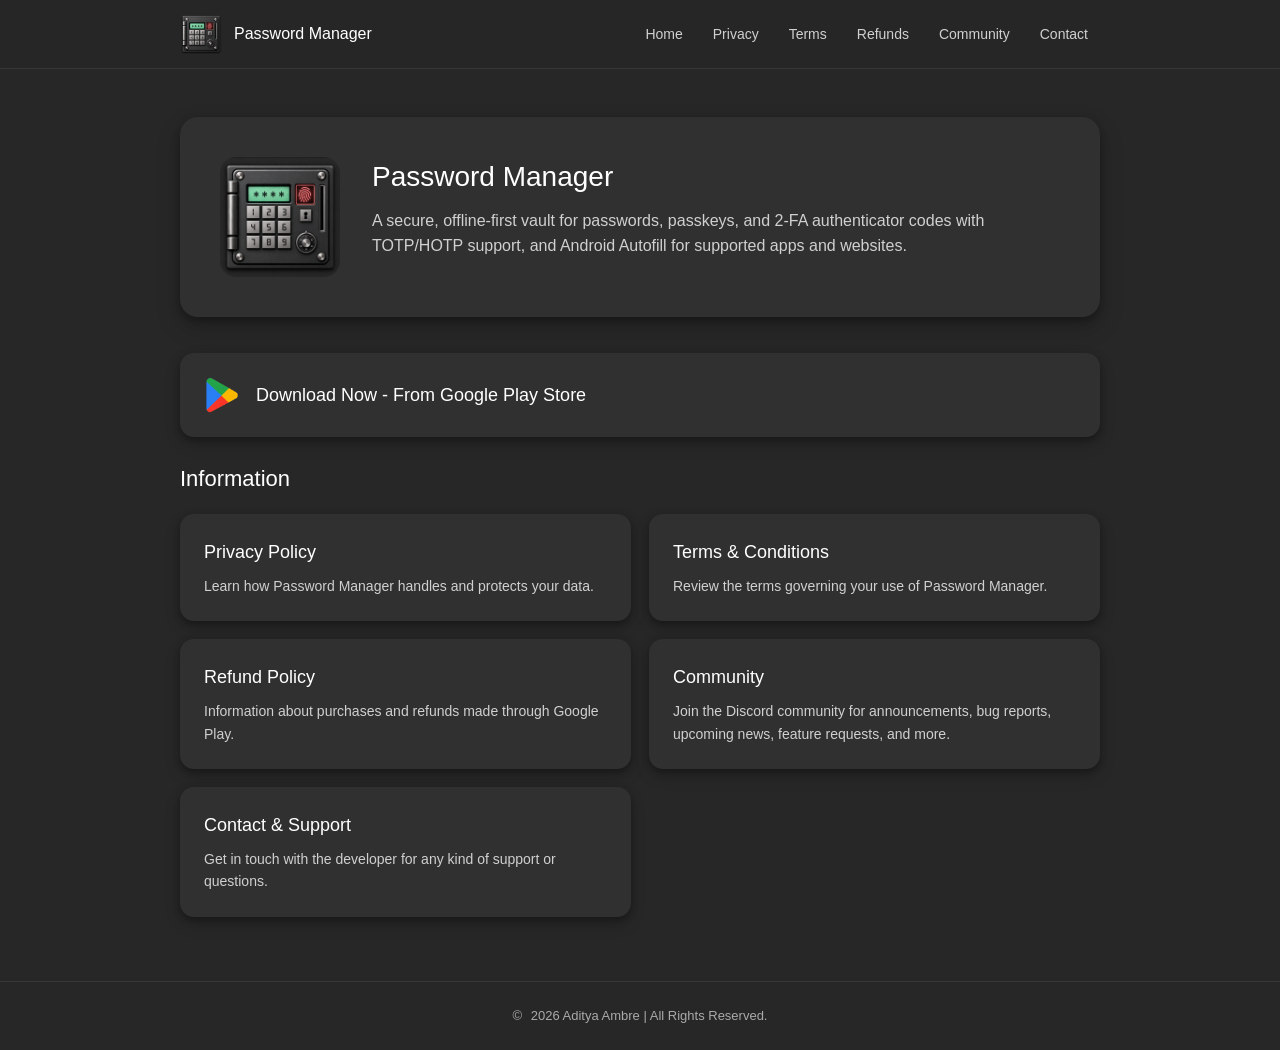
<file: index.html>
<!--
    Author: Aditya Ambre
    Project: Password Manager
    File: Privacy Policy
-->

<!DOCTYPE html>
<html lang="en">
<head>
    <meta charset="UTF-8">
    <meta name="viewport" content="width=device-width, initial-scale=1.0">
    <title>Password Manager</title>
    <link rel="icon" type="image/png" href="assets/app-icon.png">
    <link rel="stylesheet" href="css/style.css">
</head>

<body>

<header>
    <div class="container nav">
        <a class="brand" href="index.html">
            <img src="assets/app-icon.png" alt="Password Manager icon">
            <span>Password Manager</span>
        </a>

        <nav class="nav-links">
            <a href="index.html">Home</a>
            <a href="privacy-policy.html">Privacy</a>
            <a href="terms-conditions.html">Terms</a>
            <a href="refund-policy.html">Refunds</a>
            <a href="community.html">Community</a>
            <a href="contact.html">Contact</a>
        </nav>
    </div>
</header>

<main>
    <div class="container">

    <section class="hero">
        <img
            class="hero-icon"
            src="assets/app-icon.png"
            alt="Password Manager icon"
        >

        <div class="hero-content">
            <h2>Password Manager</h2>
            <p>
                A secure, offline-first vault for passwords, passkeys, and 2-FA authenticator codes with TOTP/HOTP support, and Android Autofill for supported apps and websites.
            </p>
        </div>
    </section>

    <a
    class="card"
    href="https://play.google.com/store/apps/details?id=com.adityaambre.passwordmanager"
    target="_blank"
    rel="noopener noreferrer"
    style="display: flex; align-items: center; gap: 16px; margin-bottom: 24px;"">

    <img
        src="assets/google-play-icon.png"
        alt="Google Play Store"
        width="36"
        height="36"
        style="object-fit: contain; flex-shrink: 0;"
    >

    <div>
        <h2 style="margin: 0 0 0px;">Download Now - From Google Play Store</h2>
    </div>
    
    </a>

        <h2 class="section-title">Information</h2>

        <div class="card-grid">

            <a class="card" href="privacy-policy.html">
                <h2>Privacy Policy</h2>
                <p>
                    Learn how Password Manager handles and protects your data.
                </p>
            </a>

            <a class="card" href="terms-conditions.html">
                <h2>Terms & Conditions</h2>
                <p>
                    Review the terms governing your use of Password Manager.
                </p>
            </a>

            <a class="card" href="refund-policy.html">
                <h2>Refund Policy</h2>
                <p>
                    Information about purchases and refunds made through
                    Google Play.
                </p>
            </a>

            <a class="card"href="community.html">
                <h2>Community</h2>
                <p>
                    Join the Discord community for announcements, bug reports,
                    upcoming news, feature requests, and more.
                </p>
            </a>

            <a class="card" href="contact.html">
                <h2>Contact & Support</h2>
                <p>
                    Get in touch with the developer for any kind of support or questions.
                </p>
            </a>

        </div>

    </div>
</main>

<footer>
    <p class="footer-text">
        <span class="copyright">©</span>
        2026 Aditya Ambre | All Rights Reserved.
    </p>
</footer>

</body>
</html>
</file>
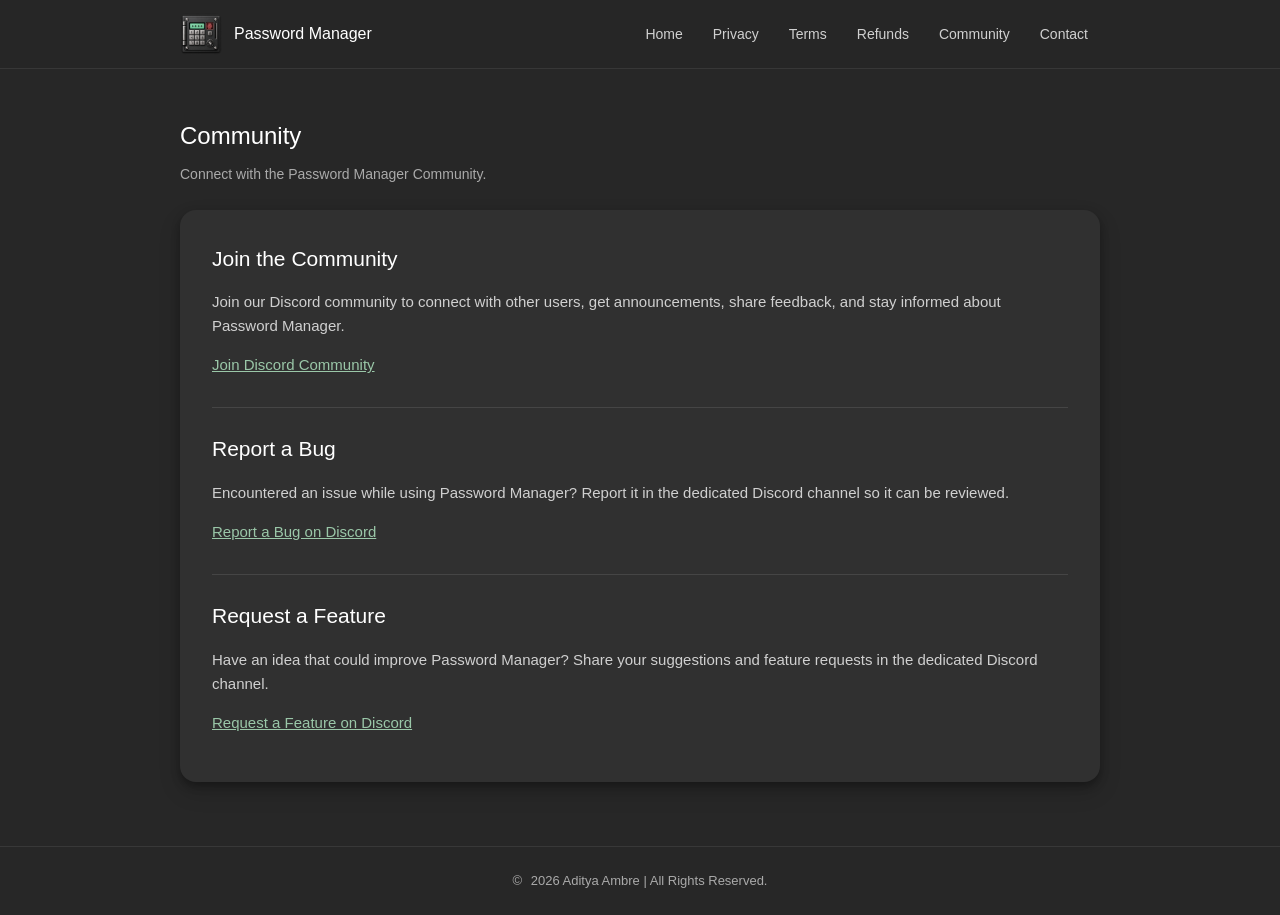
<file: community.html>
<!DOCTYPE html>
<html lang="en">
<head>
    <meta charset="UTF-8">
    <meta name="viewport" content="width=device-width, initial-scale=1.0">
    <title>Community | Password Manager</title>
    <link rel="icon" type="image/png" href="assets/app-icon.png">
    <link rel="stylesheet" href="css/style.css">
</head>

<body>

<header>
    <div class="container nav">
        <a class="brand" href="index.html">
            <img src="assets/app-icon.png" alt="Password Manager icon">
            <span>Password Manager</span>
        </a>

        <nav class="nav-links">
            <a href="index.html">Home</a>
            <a href="privacy-policy.html">Privacy</a>
            <a href="terms-conditions.html">Terms</a>
            <a href="refund-policy.html">Refunds</a>
            <a href="community.html">Community</a>
            <a href="contact.html">Contact</a>
        </nav>
    </div>
</header>

<main>
    <div class="container">

        <div class="page-header">
            <h2>Community</h2>
            <p>Connect with the Password Manager Community.</p>
        </div>

        <article class="content-card">
            <h2>Join the Community</h2>
            <p>
                Join our Discord community to connect with other users,
                get announcements, share feedback, and stay informed about
                Password Manager.
            </p>
            <p>
                <a href="https://discord.com/invite/bcdmcwtzdt" target="_blank" rel="noopener noreferrer">
                    Join Discord Community
                </a>
            </p>

            <h2>Report a Bug</h2>
            <p>
                Encountered an issue while using Password Manager? Report it
                in the dedicated Discord channel so it can be reviewed.
            </p>
            <p>
                <a href="https://discord.com/channels/1558407768631672962/1558432947537846372" target="_blank" rel="noopener noreferrer">
                    Report a Bug on Discord
                </a>
            </p>

            <h2>Request a Feature</h2>
            <p>
                Have an idea that could improve Password Manager? Share your
                suggestions and feature requests in the dedicated Discord channel.
            </p>
            <p>
                <a href="https://discord.com/channels/1558407768631672962/1558435346218352691" target="_blank" rel="noopener noreferrer">
                    Request a Feature on Discord
                </a>
            </p>
        </article>

    </div>
</main>

<footer>
    <p class="footer-text">
        <span class="copyright">©</span>
        2026 Aditya Ambre | All Rights Reserved.
    </p>
</footer>

</body>
</html>
</file>
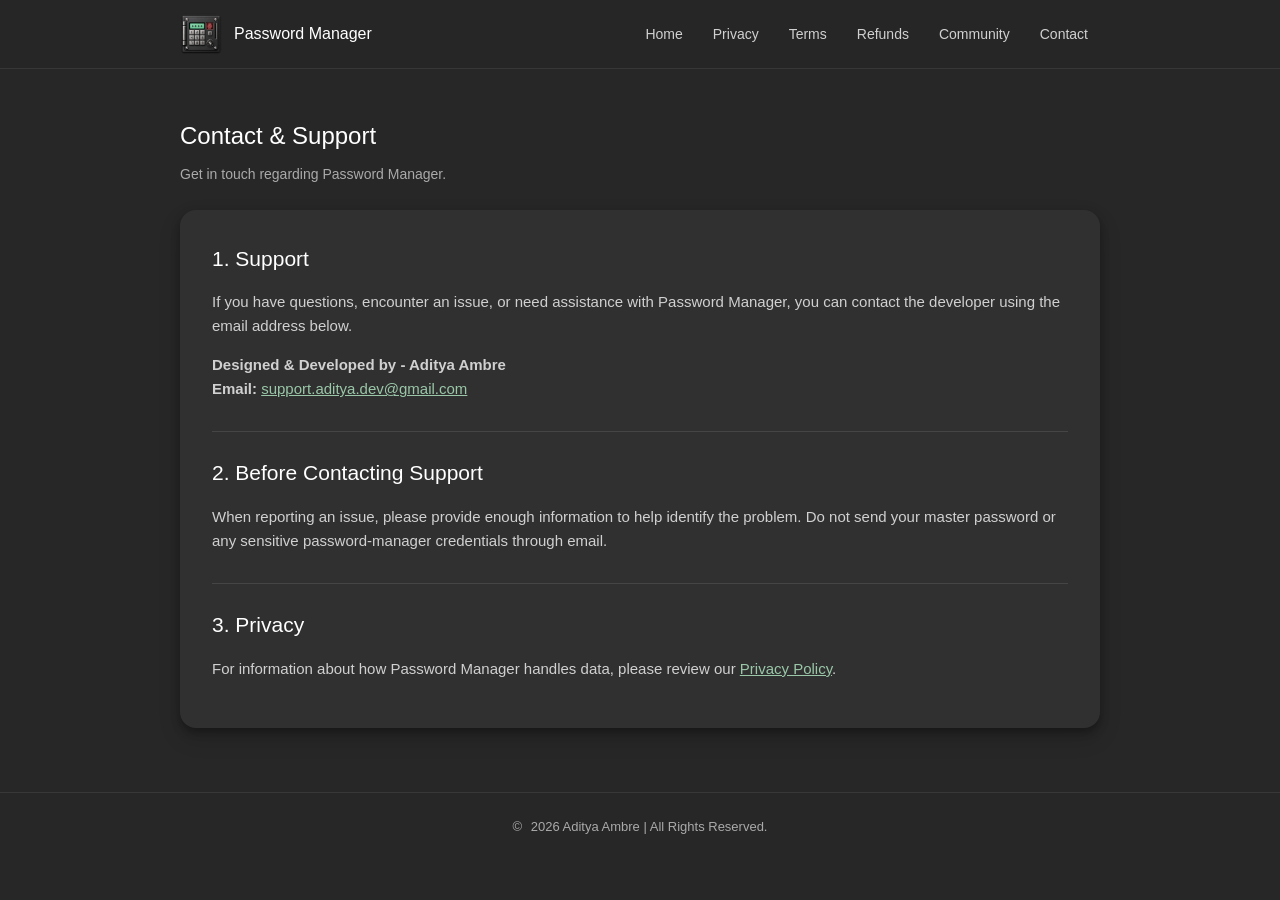
<file: contact.html>
<!DOCTYPE html>
<html lang="en">
<head>
    <meta charset="UTF-8">
    <meta name="viewport" content="width=device-width, initial-scale=1.0">
    <title>Contact | Password Manager</title>
    <link rel="icon" type="image/png" href="assets/app-icon.png">
    <link rel="stylesheet" href="css/style.css">
</head>

<body>

<header>
    <div class="container nav">
        <a class="brand" href="index.html">
            <img src="assets/app-icon.png" alt="Password Manager icon">
            <span>Password Manager</span>
        </a>

        <nav class="nav-links">
            <a href="index.html">Home</a>
            <a href="privacy-policy.html">Privacy</a>
            <a href="terms-conditions.html">Terms</a>
            <a href="refund-policy.html">Refunds</a>
            <a href="community.html">Community</a>
            <a href="contact.html">Contact</a>
        </nav>
    </div>
</header>

<main>
    <div class="container">

        <div class="page-header">
            <h2>Contact & Support</h2>
            <p>Get in touch regarding Password Manager.</p>
        </div>

        <article class="content-card">
            <h2>1. Support</h2>

            <p>
                If you have questions, encounter an issue, or need
                assistance with Password Manager, you can contact the developer
                using the email address below.
            </p>

            <p>
                <strong>Designed & Developed by - Aditya Ambre</strong><br>
                <strong>Email:</strong> <a href="mailto:support.aditya.dev@gmail.com">support.aditya.dev@gmail.com</a>
            </p>

            <h2>2. Before Contacting Support</h2>

            <p>
                When reporting an issue, please provide enough information
                to help identify the problem. Do not send your master
                password or any sensitive password-manager credentials
                through email.
            </p>

            <h2>3. Privacy</h2>

            <p>
                For information about how Password Manager handles data,
                please review our
                <a href="privacy-policy.html">Privacy Policy</a>.
            </p>

        </article>

    </div>
</main>

<footer>
    <p class="footer-text">
        <span class="copyright">©</span>
        2026 Aditya Ambre | All Rights Reserved.
    </p>
</footer>

</body>
</html>
</file>
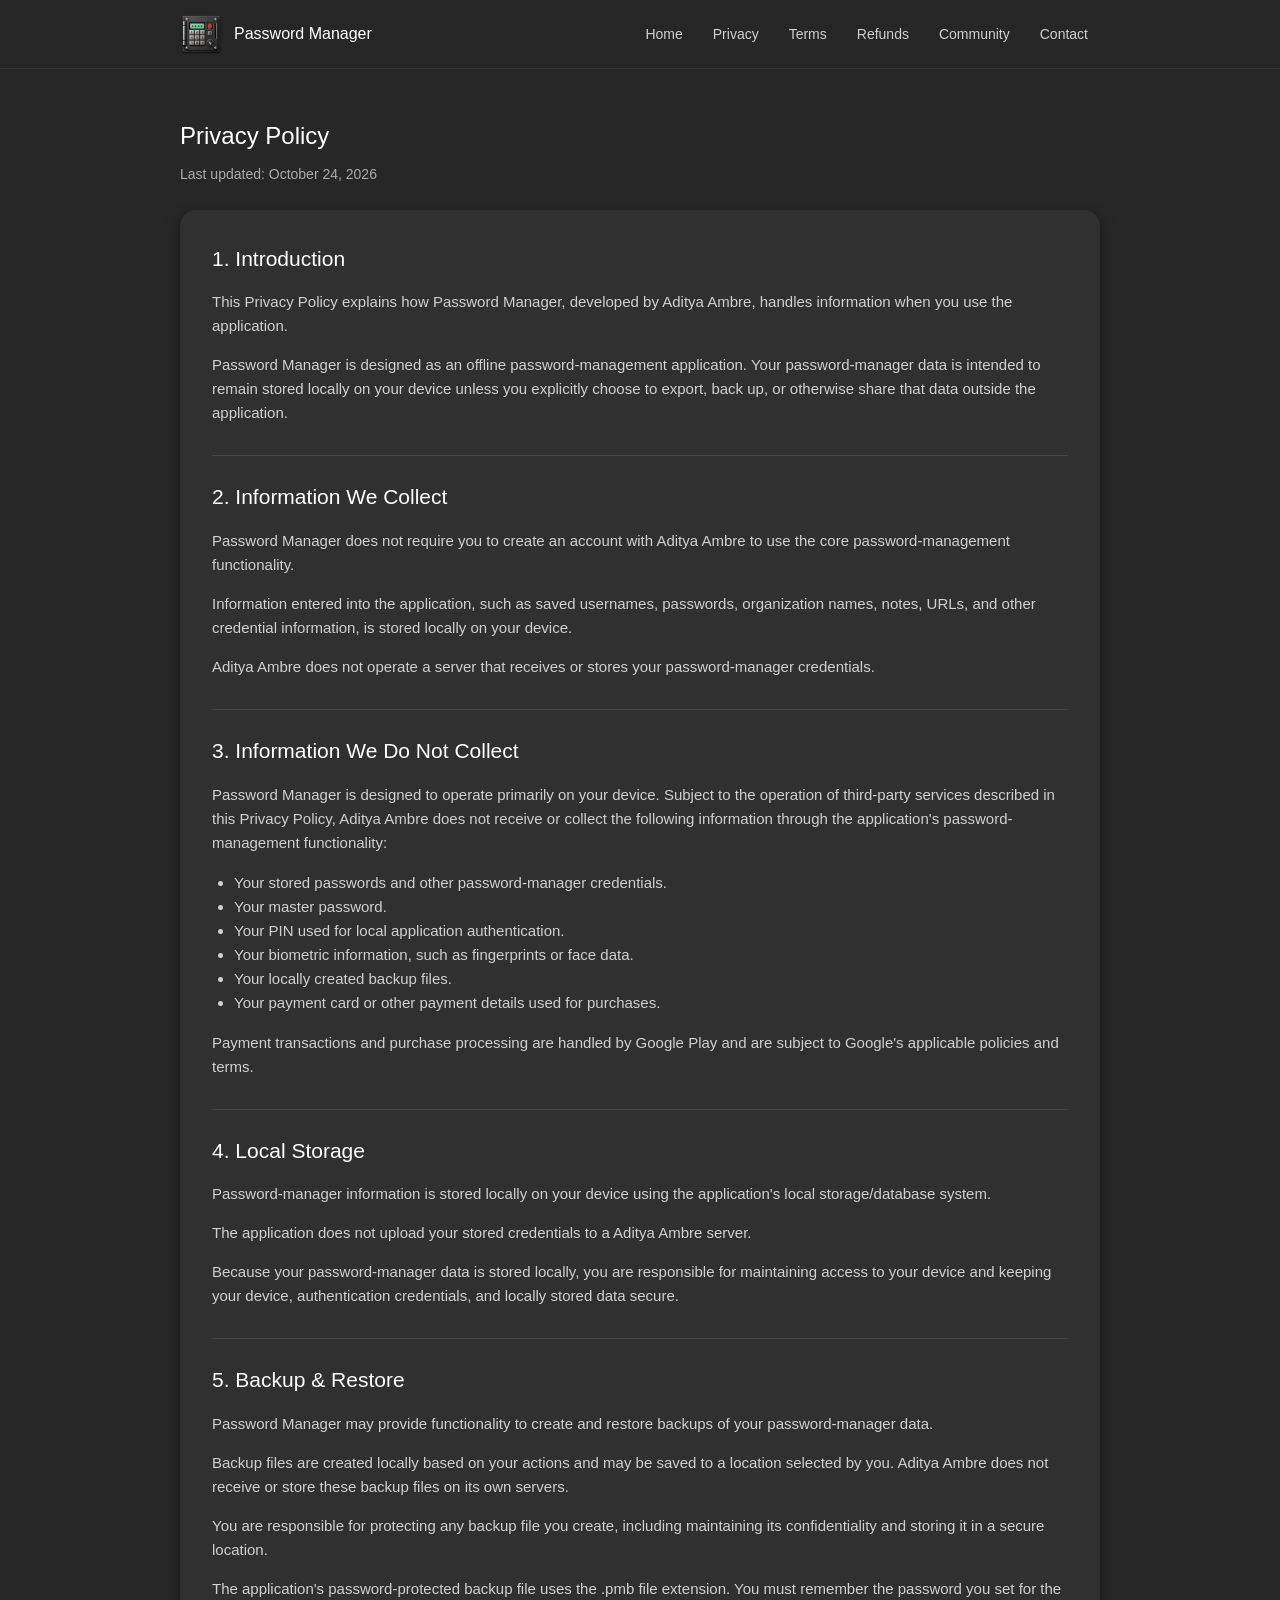
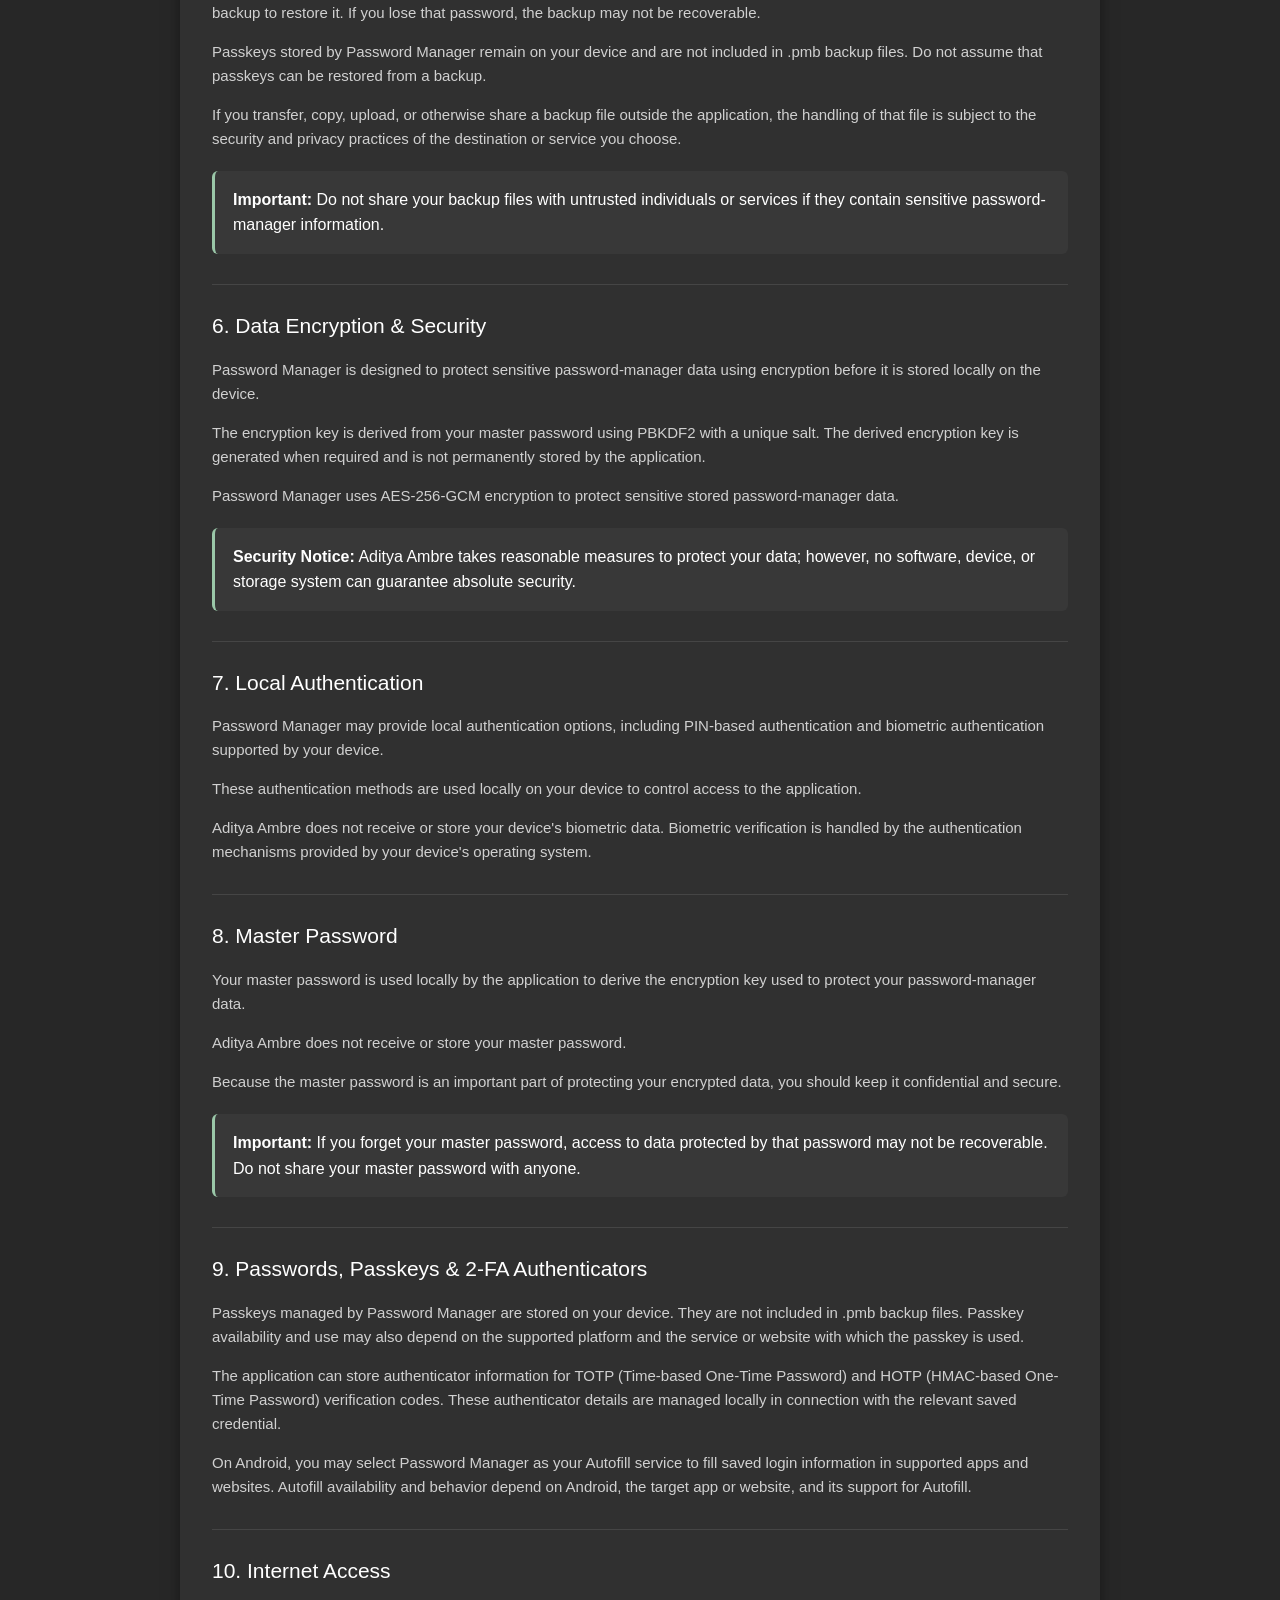
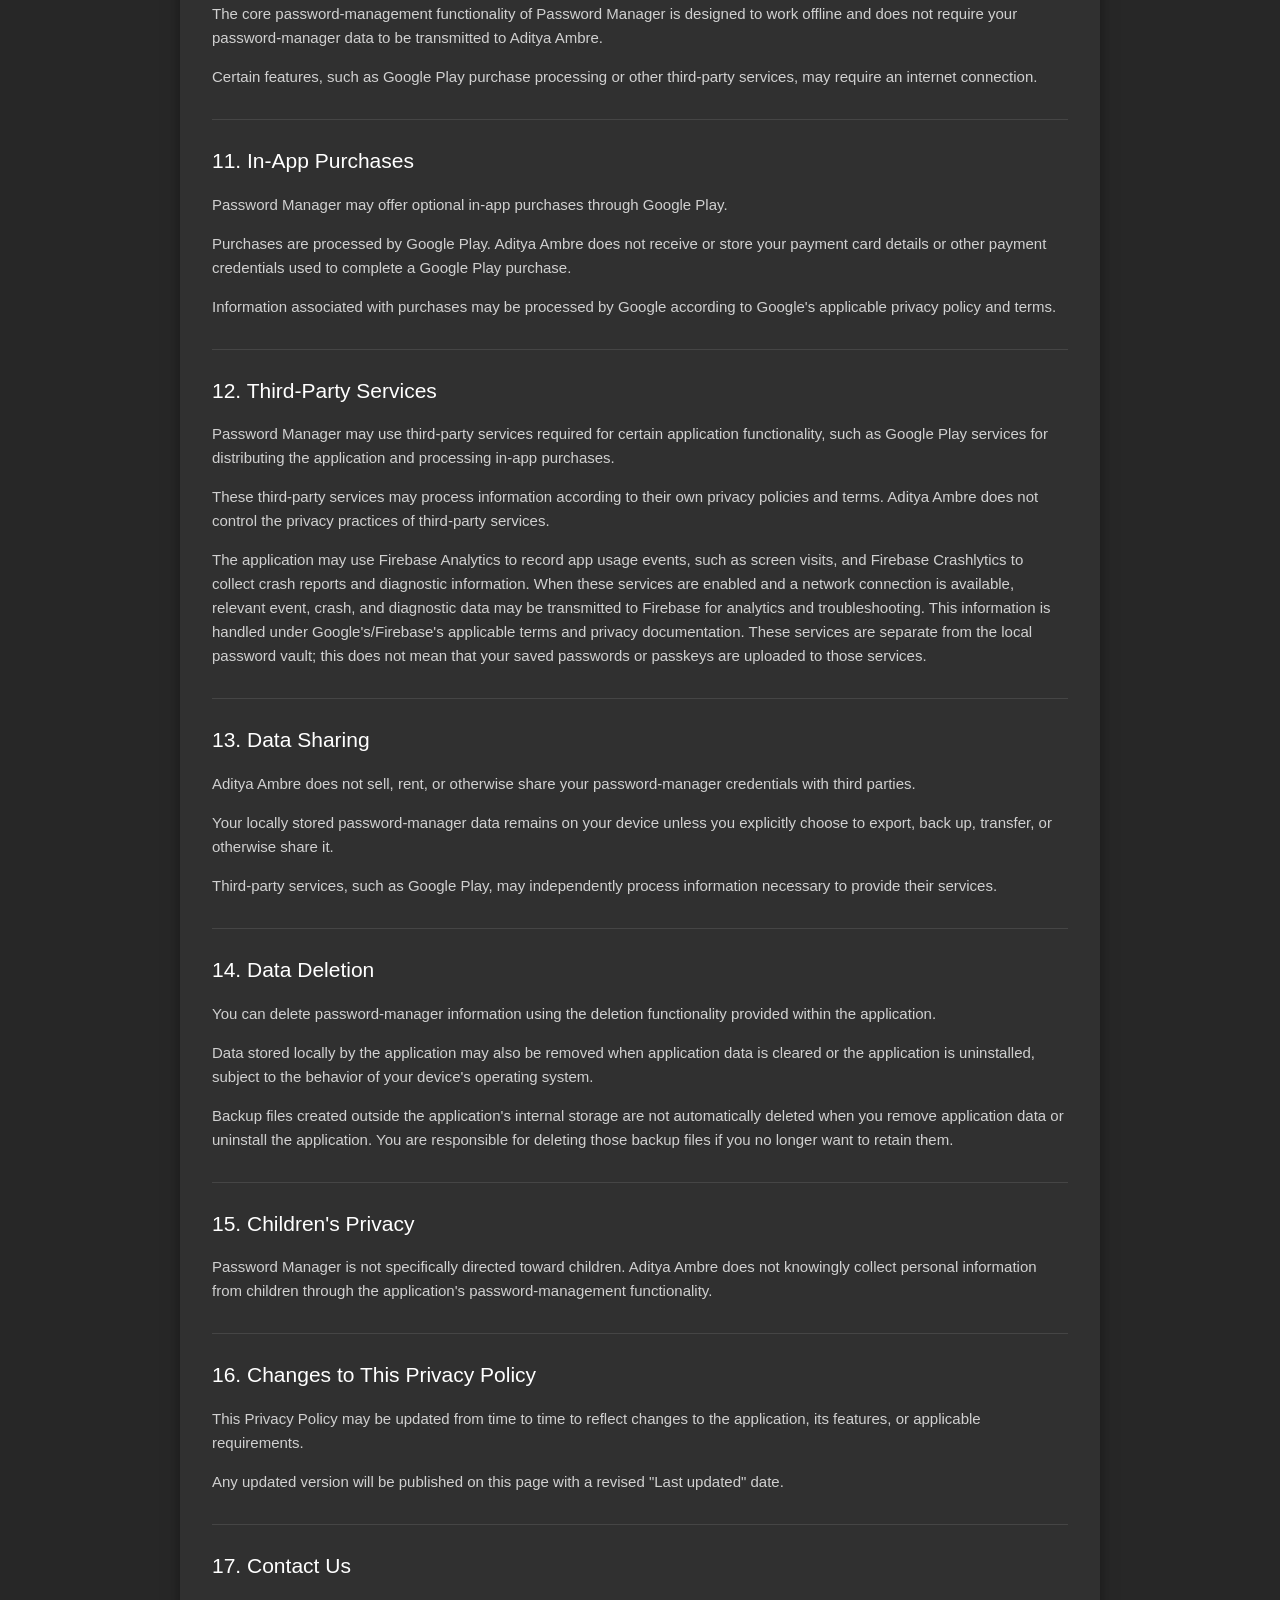
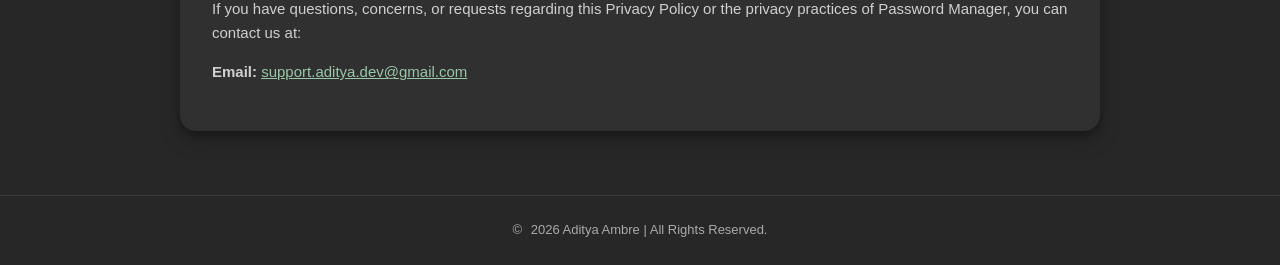
<file: privacy-policy.html>
<!DOCTYPE html>
<html lang="en">
<head>
    <meta charset="UTF-8">
    <meta name="viewport" content="width=device-width, initial-scale=1.0">
    <title>Privacy Policy | Password Manager</title>
    <link rel="icon" type="image/png" href="assets/app-icon.png">
    <link rel="stylesheet" href="css/style.css">
</head>

<body>

<header>
    <div class="container nav">
        <a href="index.html" class="brand">
            <img src="assets/app-icon.png" alt="Password Manager icon">
            <span>Password Manager</span>
        </a>

        <nav class="nav-links">
            <a href="index.html">Home</a>
            <a href="privacy-policy.html">Privacy</a>
            <a href="terms-conditions.html">Terms</a>
            <a href="refund-policy.html">Refunds</a>
            <a href="community.html">Community</a>
            <a href="contact.html">Contact</a>
        </nav>
    </div>
</header>

<main>
    <div class="container">

        <div class="page-header">
            <h2>Privacy Policy</h2>
            <p>Last updated: October 24, 2026</p>
        </div>

        <div class="content-card">

            <h2>1. Introduction</h2>

            <p>
                This Privacy Policy explains how Password Manager, developed by
                Aditya Ambre, handles information when you use the application.
            </p>

            <p>
                Password Manager is designed as an offline password-management application.
                Your password-manager data is intended to remain stored locally on
                your device unless you explicitly choose to export, back up, or
                otherwise share that data outside the application.
            </p>


            <h2>2. Information We Collect</h2>

            <p>
                Password Manager does not require you to create an account with
                Aditya Ambre to use the core password-management functionality.
            </p>

            <p>
                Information entered into the application, such as saved usernames,
                passwords, organization names, notes, URLs, and other credential
                information, is stored locally on your device.
            </p>

            <p>
                Aditya Ambre does not operate a server that receives or stores
                your password-manager credentials.
            </p>


            <h2>3. Information We Do Not Collect</h2>

            <p>
                Password Manager is designed to operate primarily on your device.
                Subject to the operation of third-party services described in this
                Privacy Policy, Aditya Ambre does not receive or collect the
                following information through the application's password-management
                functionality:
            </p>

            <ul>
                <li>Your stored passwords and other password-manager credentials.</li>
                <li>Your master password.</li>
                <li>Your PIN used for local application authentication.</li>
                <li>Your biometric information, such as fingerprints or face data.</li>
                <li>Your locally created backup files.</li>
                <li>Your payment card or other payment details used for purchases.</li>
            </ul>

            <p>
                Payment transactions and purchase processing are handled by Google
                Play and are subject to Google's applicable policies and terms.
            </p>


            <h2>4. Local Storage</h2>

            <p>
                Password-manager information is stored locally on your device using
                the application's local storage/database system.
            </p>

            <p>
                The application does not upload your stored credentials to a
                Aditya Ambre server.
            </p>

            <p>
                Because your password-manager data is stored locally, you are
                responsible for maintaining access to your device and keeping your
                device, authentication credentials, and locally stored data secure.
            </p>


            <h2>5. Backup & Restore</h2>

            <p>
                Password Manager may provide functionality to create and restore backups
                of your password-manager data.
            </p>

            <p>
                Backup files are created locally based on your actions and may be
                saved to a location selected by you. Aditya Ambre does not
                receive or store these backup files on its own servers.
            </p>

            <p>
                You are responsible for protecting any backup file you create,
                including maintaining its confidentiality and storing it in a
                secure location.
            </p>

            <p>
                The application's password-protected backup file uses the .pmb
                file extension. You must remember the password you set for the
                backup to restore it. If you lose that password, the backup may
                not be recoverable.
            </p>

            <p>
                Passkeys stored by Password Manager remain on your device and are
                not included in .pmb backup files. Do not assume that passkeys
                can be restored from a backup.
            </p>

            <p>
                If you transfer, copy, upload, or otherwise share a backup file
                outside the application, the handling of that file is subject to
                the security and privacy practices of the destination or service
                you choose.
            </p>

            <div class="notice">
                <strong>Important:</strong>
                Do not share your backup files with untrusted individuals or services
                if they contain sensitive password-manager information.
            </div>


            <h2>6. Data Encryption & Security</h2>

            <p>
                Password Manager is designed to protect sensitive password-manager data
                using encryption before it is stored locally on the device.
            </p>

            <p>
                The encryption key is derived from your master password using
                PBKDF2 with a unique salt. The derived encryption key is generated
                when required and is not permanently stored by the application.
            </p>

            <p>
                Password Manager uses AES-256-GCM encryption to protect sensitive
                stored password-manager data.
            </p>

            <div class="notice">
                <strong>Security Notice:</strong>
                Aditya Ambre takes reasonable measures to protect your data;
                however, no software, device, or storage system can guarantee
                absolute security.
            </div>


            <h2>7. Local Authentication</h2>

            <p>
                Password Manager may provide local authentication options, including
                PIN-based authentication and biometric authentication supported
                by your device.
            </p>

            <p>
                These authentication methods are used locally on your device to
                control access to the application.
            </p>

            <p>
                Aditya Ambre does not receive or store your device's
                biometric data. Biometric verification is handled by the
                authentication mechanisms provided by your device's operating
                system.
            </p>


            <h2>8. Master Password</h2>

            <p>
                Your master password is used locally by the application to derive
                the encryption key used to protect your password-manager data.
            </p>

            <p>
                Aditya Ambre does not receive or store your master password.
            </p>

            <p>
                Because the master password is an important part of protecting
                your encrypted data, you should keep it confidential and secure.
            </p>

            <div class="notice">
                <strong>Important:</strong>
                If you forget your master password, access to data protected by
                that password may not be recoverable. Do not share your master
                password with anyone.
            </div>


            <h2>9. Passwords, Passkeys & 2-FA Authenticators</h2>

            <p>
                Passkeys managed by Password Manager are stored on your device.
                They are not included in .pmb backup files. Passkey availability
                and use may also depend on the supported platform and the service
                or website with which the passkey is used.
            </p>

            <p>
                The application can store authenticator information for TOTP
                (Time-based One-Time Password) and HOTP (HMAC-based One-Time
                Password) verification codes. These authenticator details are
                managed locally in connection with the relevant saved credential.
            </p>

            <p>
                On Android, you may select Password Manager as your Autofill
                service to fill saved login information in supported apps and
                websites. Autofill availability and behavior depend on Android,
                the target app or website, and its support for Autofill.
            </p>


            <h2>10. Internet Access</h2>

            <p>
                The core password-management functionality of Password Manager is
                designed to work offline and does not require your password-manager
                data to be transmitted to Aditya Ambre.
            </p>

            <p>
                Certain features, such as Google Play purchase processing or other
                third-party services, may require an internet connection.
            </p>


            <h2>11. In-App Purchases</h2>

            <p>
                Password Manager may offer optional in-app purchases through Google Play.
            </p>

            <p>
                Purchases are processed by Google Play. Aditya Ambre does not
                receive or store your payment card details or other payment
                credentials used to complete a Google Play purchase.
            </p>

            <p>
                Information associated with purchases may be processed by Google
                according to Google's applicable privacy policy and terms.
            </p>


            <h2>12. Third-Party Services</h2>

            <p>
                Password Manager may use third-party services required for certain
                application functionality, such as Google Play services for
                distributing the application and processing in-app purchases.
            </p>

            <p>
                These third-party services may process information according to
                their own privacy policies and terms. Aditya Ambre does not
                control the privacy practices of third-party services.
            </p>

            <p>
                The application may use Firebase Analytics to record app usage
                events, such as screen visits, and Firebase Crashlytics to collect
                crash reports and diagnostic information. When these services are
                enabled and a network connection is available, relevant event,
                crash, and diagnostic data may be transmitted to Firebase for
                analytics and troubleshooting. This information is handled under
                Google's/Firebase's applicable terms and privacy documentation.
                These services are separate from the local password vault; this
                does not mean that your saved passwords or passkeys are uploaded
                to those services.
            </p>


            <h2>13. Data Sharing</h2>

            <p>
                Aditya Ambre does not sell, rent, or otherwise share your
                password-manager credentials with third parties.
            </p>

            <p>
                Your locally stored password-manager data remains on your device
                unless you explicitly choose to export, back up, transfer, or
                otherwise share it.
            </p>

            <p>
                Third-party services, such as Google Play, may independently
                process information necessary to provide their services.
            </p>


            <h2>14. Data Deletion</h2>

            <p>
                You can delete password-manager information using the deletion
                functionality provided within the application.
            </p>

            <p>
                Data stored locally by the application may also be removed when
                application data is cleared or the application is uninstalled,
                subject to the behavior of your device's operating system.
            </p>

            <p>
                Backup files created outside the application's internal storage
                are not automatically deleted when you remove application data or
                uninstall the application. You are responsible for deleting those
                backup files if you no longer want to retain them.
            </p>


            <h2>15. Children's Privacy</h2>

            <p>
                Password Manager is not specifically directed toward children.
                Aditya Ambre does not knowingly collect personal information
                from children through the application's password-management
                functionality.
            </p>


            <h2>16. Changes to This Privacy Policy</h2>

            <p>
                This Privacy Policy may be updated from time to time to reflect
                changes to the application, its features, or applicable
                requirements.
            </p>

            <p>
                Any updated version will be published on this page with a revised
                "Last updated" date.
            </p>


            <h2>17. Contact Us</h2>

            <p>
                If you have questions, concerns, or requests regarding this
                Privacy Policy or the privacy practices of Password Manager, you can
                contact us at:
            </p>

            <p>
                <strong>Email:</strong>
                <a href="mailto:support.aditya.dev@gmail.com">support.aditya.dev@gmail.com</a>
            </p>

        </div>
    </div>
</main>

<footer>
    <p class="footer-text">
        <span class="copyright">©</span>
        2026 Aditya Ambre | All Rights Reserved.
    </p>
</footer>

</body>
</html>
</file>
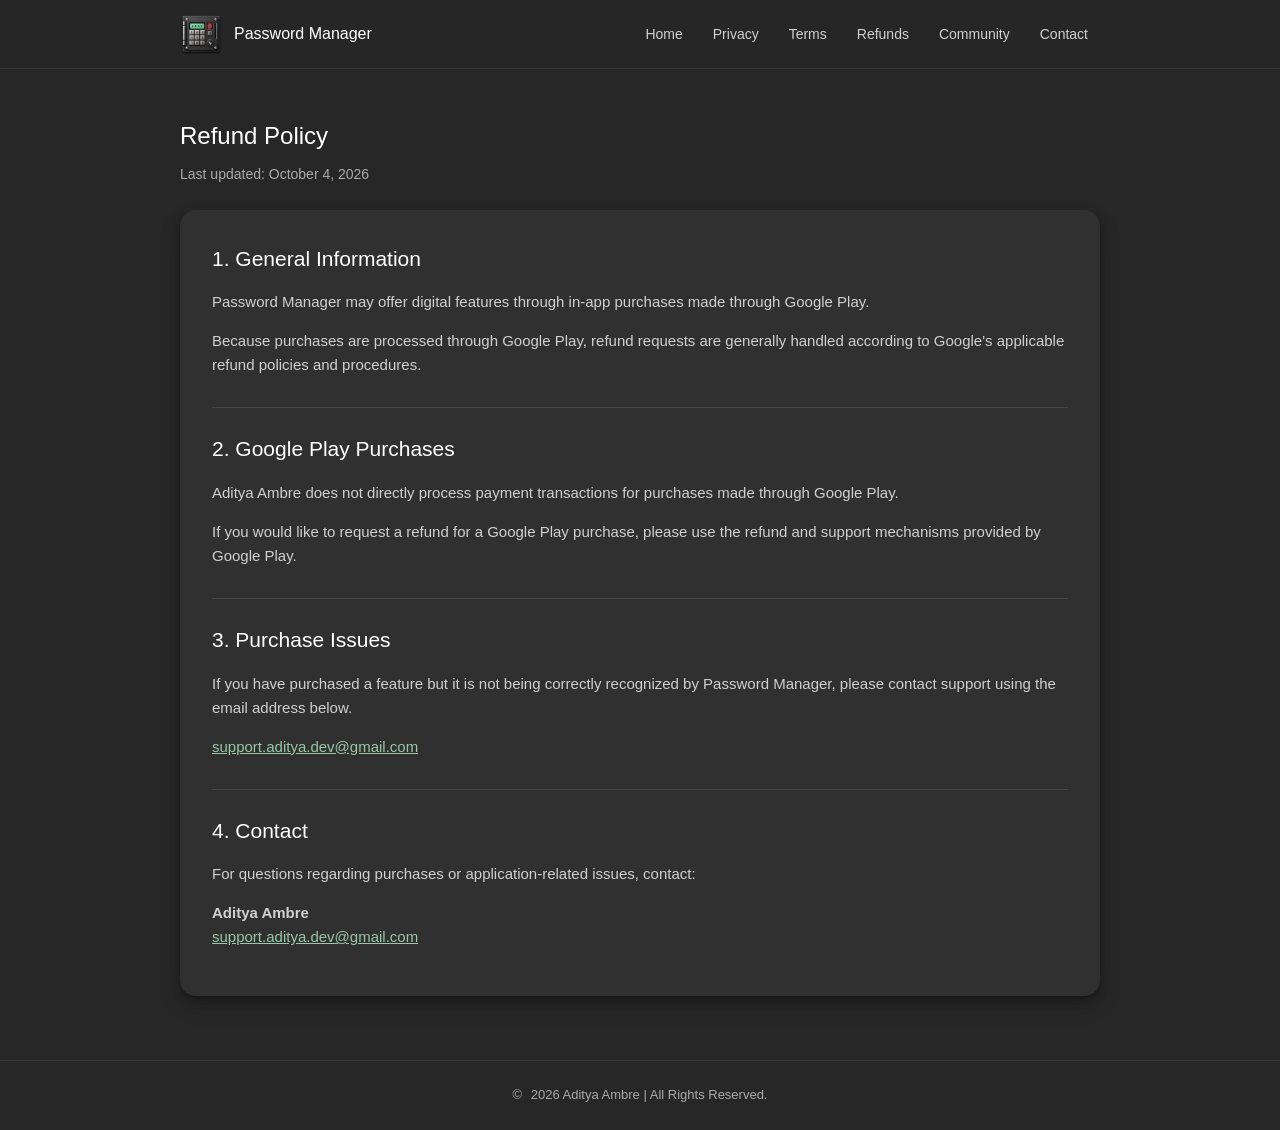
<file: refund-policy.html>
<!DOCTYPE html>
<html lang="en">
<head>
    <meta charset="UTF-8">
    <meta name="viewport" content="width=device-width, initial-scale=1.0">
    <title>Refund Policy | Password Manager</title>
    <link rel="icon" type="image/png" href="assets/app-icon.png">
    <link rel="stylesheet" href="css/style.css">
</head>

<body>

<header>
    <div class="container nav">
        <a class="brand" href="index.html">
            <img src="assets/app-icon.png" alt="Password Manager icon">
            <span>Password Manager</span>
        </a>

        <nav class="nav-links">
            <a href="index.html">Home</a>
            <a href="privacy-policy.html">Privacy</a>
            <a href="terms-conditions.html">Terms</a>
            <a href="refund-policy.html">Refunds</a>
            <a href="community.html">Community</a>
            <a href="contact.html">Contact</a>
        </nav>
    </div>
</header>

<main>
    <div class="container">

        <div class="page-header">
            <h2>Refund Policy</h2>
            <p>Last updated: October 4, 2026</p>
        </div>

        <article class="content-card">

            <h2>1. General Information</h2>

            <p>
                Password Manager may offer digital features through
                in-app purchases made through Google Play.
            </p>

            <p>
                Because purchases are processed through Google Play,
                refund requests are generally handled according to
                Google's applicable refund policies and procedures.
            </p>

            <h2>2. Google Play Purchases</h2>

            <p>
                Aditya Ambre does not directly process payment
                transactions for purchases made through Google Play.
            </p>

            <p>
                If you would like to request a refund for a Google Play
                purchase, please use the refund and support mechanisms
                provided by Google Play.
            </p>

            <h2>3. Purchase Issues</h2>

            <p>
                If you have purchased a feature but it is not being
                correctly recognized by Password Manager, please contact
                support using the email address below.
            </p>

            <p>
                <a href="mailto:support.aditya.dev@gmail.com">
                    support.aditya.dev@gmail.com
                </a>
            </p>

            <h2>4. Contact</h2>

            <p>
                For questions regarding purchases or application-related
                issues, contact:
            </p>

            <p>
                <strong>Aditya Ambre</strong><br>
                <a href="mailto:support.aditya.dev@gmail.com">
                    support.aditya.dev@gmail.com
                </a>
            </p>

        </article>

    </div>
</main>

<footer>
    <p class="footer-text">
        <span class="copyright">©</span>
        2026 Aditya Ambre | All Rights Reserved.
    </p>
</footer>

</body>
</html>
</file>
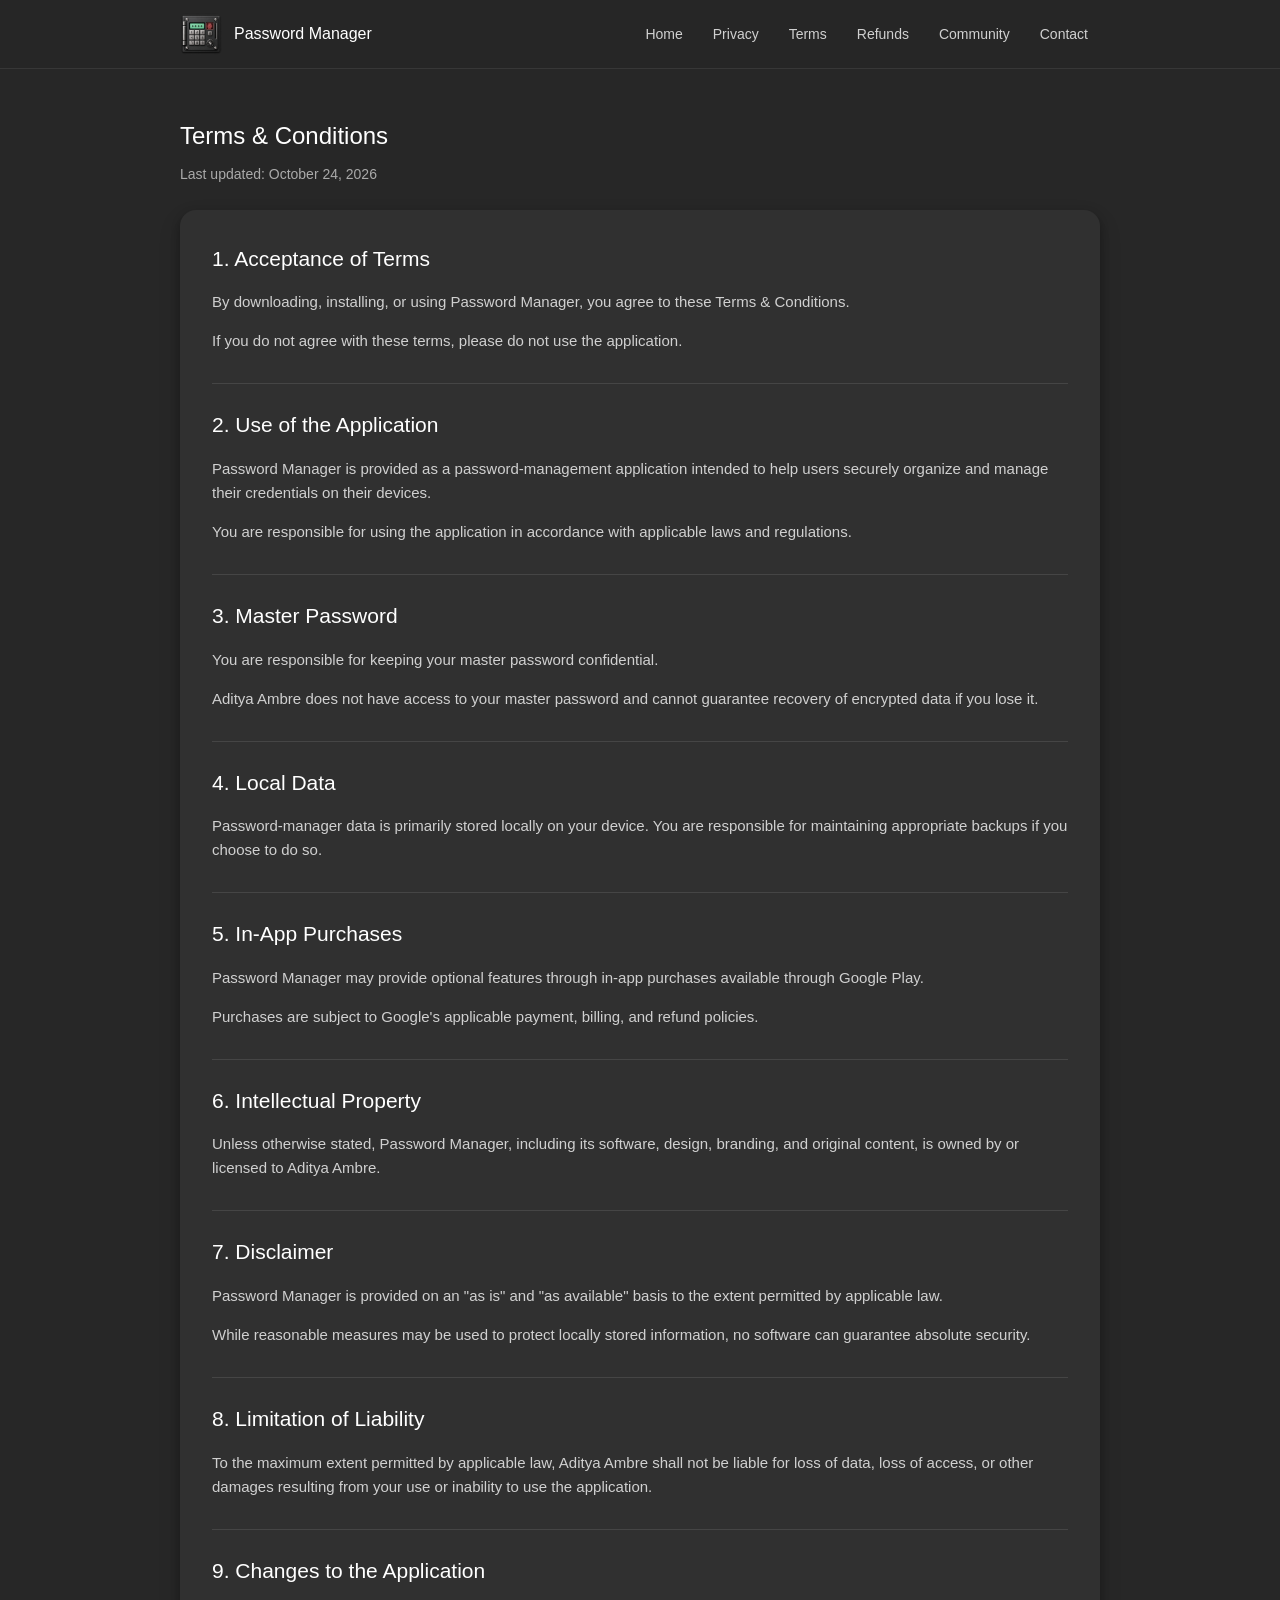
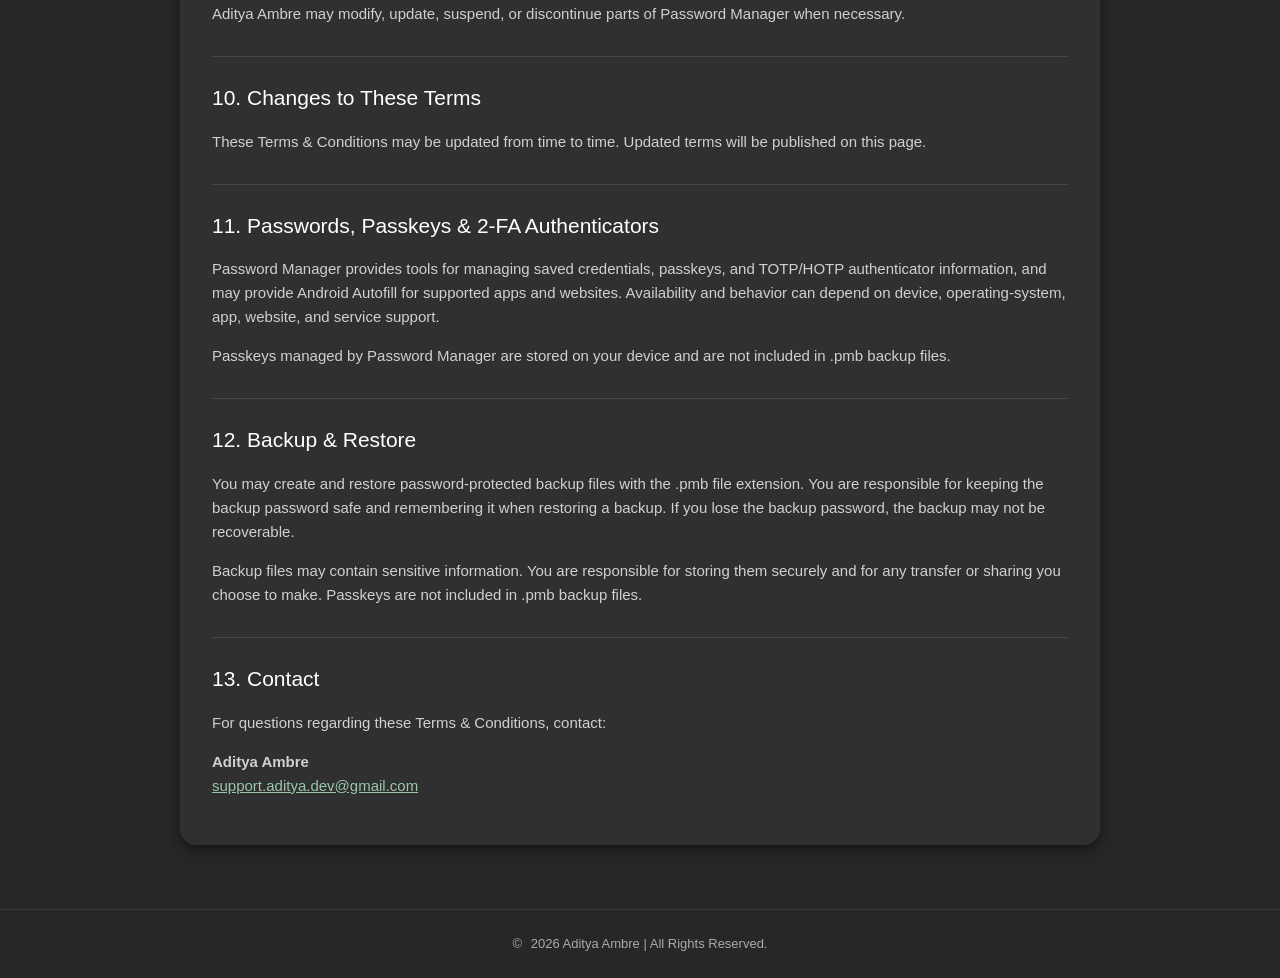
<file: terms-conditions.html>
<!DOCTYPE html>
<html lang="en">

<head>
    <meta charset="UTF-8">
    <meta name="viewport" content="width=device-width, initial-scale=1.0">
    <title>Terms & Conditions | Password Manager</title>
    <link rel="icon" type="image/png" href="assets/app-icon.png">
    <link rel="stylesheet" href="css/style.css">
</head>

<body>

<header>
    <div class="container nav">
        <a class="brand" href="index.html">
            <img src="assets/app-icon.png" alt="Password Manager icon">
            <span>Password Manager</span>
        </a>

        <nav class="nav-links">
            <a href="index.html">Home</a>
            <a href="privacy-policy.html">Privacy</a>
            <a href="terms-conditions.html">Terms</a>
            <a href="refund-policy.html">Refunds</a>
            <a href="community.html">Community</a>
            <a href="contact.html">Contact</a>
        </nav>
    </div>
</header>

<main>
    <div class="container">

        <div class="page-header">
            <h2>Terms & Conditions</h2>
            <p>Last updated: October 24, 2026</p>
        </div>

        <article class="content-card">

            <h2>1. Acceptance of Terms</h2>

            <p>
                By downloading, installing, or using Password Manager, you agree
                to these Terms & Conditions.
            </p>

            <p>
                If you do not agree with these terms, please do not use
                the application.
            </p>

            <h2>2. Use of the Application</h2>

            <p>
                Password Manager is provided as a password-management application
                intended to help users securely organize and manage their
                credentials on their devices.
            </p>

            <p>
                You are responsible for using the application in accordance
                with applicable laws and regulations.
            </p>

            <h2>3. Master Password</h2>

            <p>
                You are responsible for keeping your master password
                confidential.
            </p>

            <p>
                Aditya Ambre does not have access to your master password
                and cannot guarantee recovery of encrypted data if you lose it.
            </p>

            <h2>4. Local Data</h2>

            <p>
                Password-manager data is primarily stored locally on your
                device. You are responsible for maintaining appropriate
                backups if you choose to do so.
            </p>

            <h2>5. In-App Purchases</h2>

            <p>
                Password Manager may provide optional features through
                in-app purchases available through Google Play.
            </p>

            <p>
                Purchases are subject to Google's applicable payment,
                billing, and refund policies.
            </p>

            <h2>6. Intellectual Property</h2>

            <p>
                Unless otherwise stated, Password Manager, including its software,
                design, branding, and original content, is owned by or
                licensed to Aditya Ambre.
            </p>

            <h2>7. Disclaimer</h2>

            <p>
                Password Manager is provided on an "as is" and "as available"
                basis to the extent permitted by applicable law.
            </p>

            <p>
                While reasonable measures may be used to protect locally
                stored information, no software can guarantee absolute
                security.
            </p>

            <h2>8. Limitation of Liability</h2>

            <p>
                To the maximum extent permitted by applicable law,
                Aditya Ambre shall not be liable for loss of data,
                loss of access, or other damages resulting from your use
                or inability to use the application.
            </p>

            <h2>9. Changes to the Application</h2>

            <p>
                Aditya Ambre may modify, update, suspend, or discontinue
                parts of Password Manager when necessary.
            </p>

            <h2>10. Changes to These Terms</h2>

            <p>
                These Terms & Conditions may be updated from time to time.
                Updated terms will be published on this page.
            </p>

            <h2>11. Passwords, Passkeys & 2-FA Authenticators</h2>

            <p>
                Password Manager provides tools for managing saved credentials,
                passkeys, and TOTP/HOTP authenticator information, and may provide
                Android Autofill for supported apps and websites. Availability and
                behavior can depend on device, operating-system, app, website, and
                service support.
            </p>

            <p>
                Passkeys managed by Password Manager are stored on your device and
                are not included in .pmb backup files.
            </p>

            <h2>12. Backup & Restore</h2>

            <p>
                You may create and restore password-protected backup files with the
                .pmb file extension. You are responsible for keeping the backup
                password safe and remembering it when restoring a backup. If you
                lose the backup password, the backup may not be recoverable.
            </p>

            <p>
                Backup files may contain sensitive information. You are responsible
                for storing them securely and for any transfer or sharing you
                choose to make. Passkeys are not included in .pmb backup files.
            </p>

            <h2>13. Contact</h2>

            <p>
                For questions regarding these Terms & Conditions, contact:
            </p>

            <p>
                <strong>Aditya Ambre</strong><br>
                <a href="mailto:support.aditya.dev@gmail.com">
                    support.aditya.dev@gmail.com
                </a>
            </p>

        </article>

    </div>
</main>

<footer>
    <p class="footer-text">
        <span class="copyright">©</span>
        2026 Aditya Ambre | All Rights Reserved.
    </p>
</footer>

</body>
</html>
</file>
<file: css/style.css>
:root {
    --background: #272727;
    --surface: #303030;
    --surface-hover: #363636;
    --text-primary: #ffffff;
    --text-secondary: #d0d0d0;
    --text-muted: #aaaaaa;
    --border: rgba(255, 255, 255, 0.08);
    --accent: #9ac7a8;
    --shadow: rgba(0, 0, 0, 0.30);
}

* {
    box-sizing: border-box;
}

html {
    scroll-behavior: smooth;
}

body {
    margin: 0;
    min-height: 100vh;
    background: var(--background);
    color: var(--text-primary);
    font-family: Arial, Helvetica, sans-serif;
    line-height: 1.6;
}

a {
    color: inherit;
}

.container {
    width: min(100% - 32px, 920px);
    margin: 0 auto;
}

header {
    border-bottom: 1px solid var(--border);
    background: rgba(39, 39, 39, 0.96);
    position: sticky;
    top: 0;
    z-index: 10;
    backdrop-filter: blur(8px);
}

.nav {
    min-height: 68px;
    display: flex;
    align-items: center;
    justify-content: space-between;
    gap: 20px;
}

.brand {
    display: flex;
    align-items: center;
    gap: 12px;
    text-decoration: none;
    font-weight: 200;
}

.brand img {
    width: 42px;
    height: 42px;
    object-fit: contain;
    border-radius: 6px;
}

.nav-links {
    display: flex;
    align-items: center;
    gap: 6px;
    flex-wrap: wrap;
}

.nav-links a {
    padding: 8px 12px;
    border-radius: 8px;
    color: var(--text-secondary);
    text-decoration: none;
    font-size: 14px;
    transition: background 0.2s ease, color 0.2s ease;
}

.nav-links a:hover {
    background: rgba(255, 255, 255, 0.07);
    color: var(--text-primary);
}

main {
    padding: 48px 0 64px;
}

.hero {
    display: flex;
    align-items: center;
    gap: 32px;
    padding: 40px;
    margin-bottom: 36px;
    background: var(--surface);
    border-radius: 18px;
    box-shadow:
        0 4px 8px var(--shadow),
        0 10px 24px rgba(0, 0, 0, 0.18);
}

.hero-icon {
    width: 120px;
    height: 120px;
    flex-shrink: 0;
    object-fit: contain;
    border-radius: 16px;
}

.hero-content {
    text-align: left;
    transform: translateY(-10px);
}

.hero-content h2 {
    margin: 0 0 8px;
    font-size: clamp(18px, 4vw, 28px);
    font-weight: 400;
}

.hero-content p {
    max-width: 650px;
    margin: 0;
    color: var(--text-secondary);
}

.section-title {
    margin: 0 0 18px;
    font-size: 22px;
    font-weight: 400;
}

.card-grid {
    display: grid;
    grid-template-columns: repeat(2, 1fr);
    gap: 18px;
}

.card {
    display: block;
    padding: 24px;
    background: var(--surface);
    border-radius: 14px;
    text-decoration: none;
    box-shadow:
        0 3px 7px var(--shadow),
        0 7px 16px rgba(0, 0, 0, 0.16);
    transition:
        transform 0.2s ease,
        box-shadow 0.2s ease,
        background 0.2s ease;
}

.card:hover {
    transform: translateY(-3px);
    background: var(--surface-hover);
    box-shadow:
        0 6px 12px var(--shadow),
        0 12px 24px rgba(0, 0, 0, 0.20);
}

.card h2,
.card h3 {
    margin: 0 0 8px;
    font-size: 18px;
    font-weight: 400;
}

.card p {
    margin: 0;
    color: var(--text-secondary);
    font-size: 14px;
}

.page-header {
    margin-bottom: 24px;
}

.page-header h1 {
    margin: 0 0 8px;
    font-size: 32px;
    font-weight: 600;
}

.page-header h2 {
    margin: 0 0 8px;
    font-size: 24px;
    font-weight: 500;
}

.page-header p {
    margin: 0;
    color: var(--text-muted);
    font-size: 14px;
}

.content-card {
    background: var(--surface);
    border-radius: 16px;
    padding: 32px;
    box-shadow:
        0 4px 8px var(--shadow),
        0 10px 22px rgba(0, 0, 0, 0.16);
}

.content-card h2 {
    margin: 30px 0 10px;
    padding-top: 24px;
    border-top: 1px solid rgba(255, 255, 255, 0.10);
    font-size: 21px;
    font-weight: 400;
}

.content-card h2:first-child {
    margin-top: 0;
    padding-top: 0;
    border-top: none;
}

.content-card h3 {
    margin: 22px 0 8px;
    font-size: 17px;
}

.content-card p,
.content-card li {
    color: var(--text-secondary);
    font-size: 15px;
}

.content-card ul {
    padding-left: 22px;
}

.content-card a {
    color: var(--accent);
}

.notice {
    margin: 20px 0;
    padding: 16px 18px;
    border-left: 3px solid var(--accent);
    background: rgba(255, 255, 255, 0.04);
    border-radius: 6px;
}

footer {
    border-top: 1px solid var(--border);
    padding: 24px 16px;
    text-align: center;
}

.footer-text {
    margin: 0;
    color: var(--text-muted);
    font-size: 13px;
}

.copyright {
    margin-right: 5px;
}

@media (max-width: 700px) {
    .nav {
        padding: 10px 0;
        align-items: flex-start;
        flex-direction: column;
    }

    .nav-links {
        width: 100%;
        overflow-x: auto;
        flex-wrap: nowrap;
        padding-bottom: 2px;
    }

    main {
        padding: 28px 0 48px;
    }

    .hero {
        flex-direction: column;
        text-align: center;
        gap: 20px;
    }

    .hero-content {
        text-align: center;
        transform: none;
    }
    
    .hero-icon {
        width: 100px;
        height: 100px;
    }

    .card-grid {
        grid-template-columns: 1fr;
    }

    .content-card {
        padding: 22px;
    }
}
</file>
